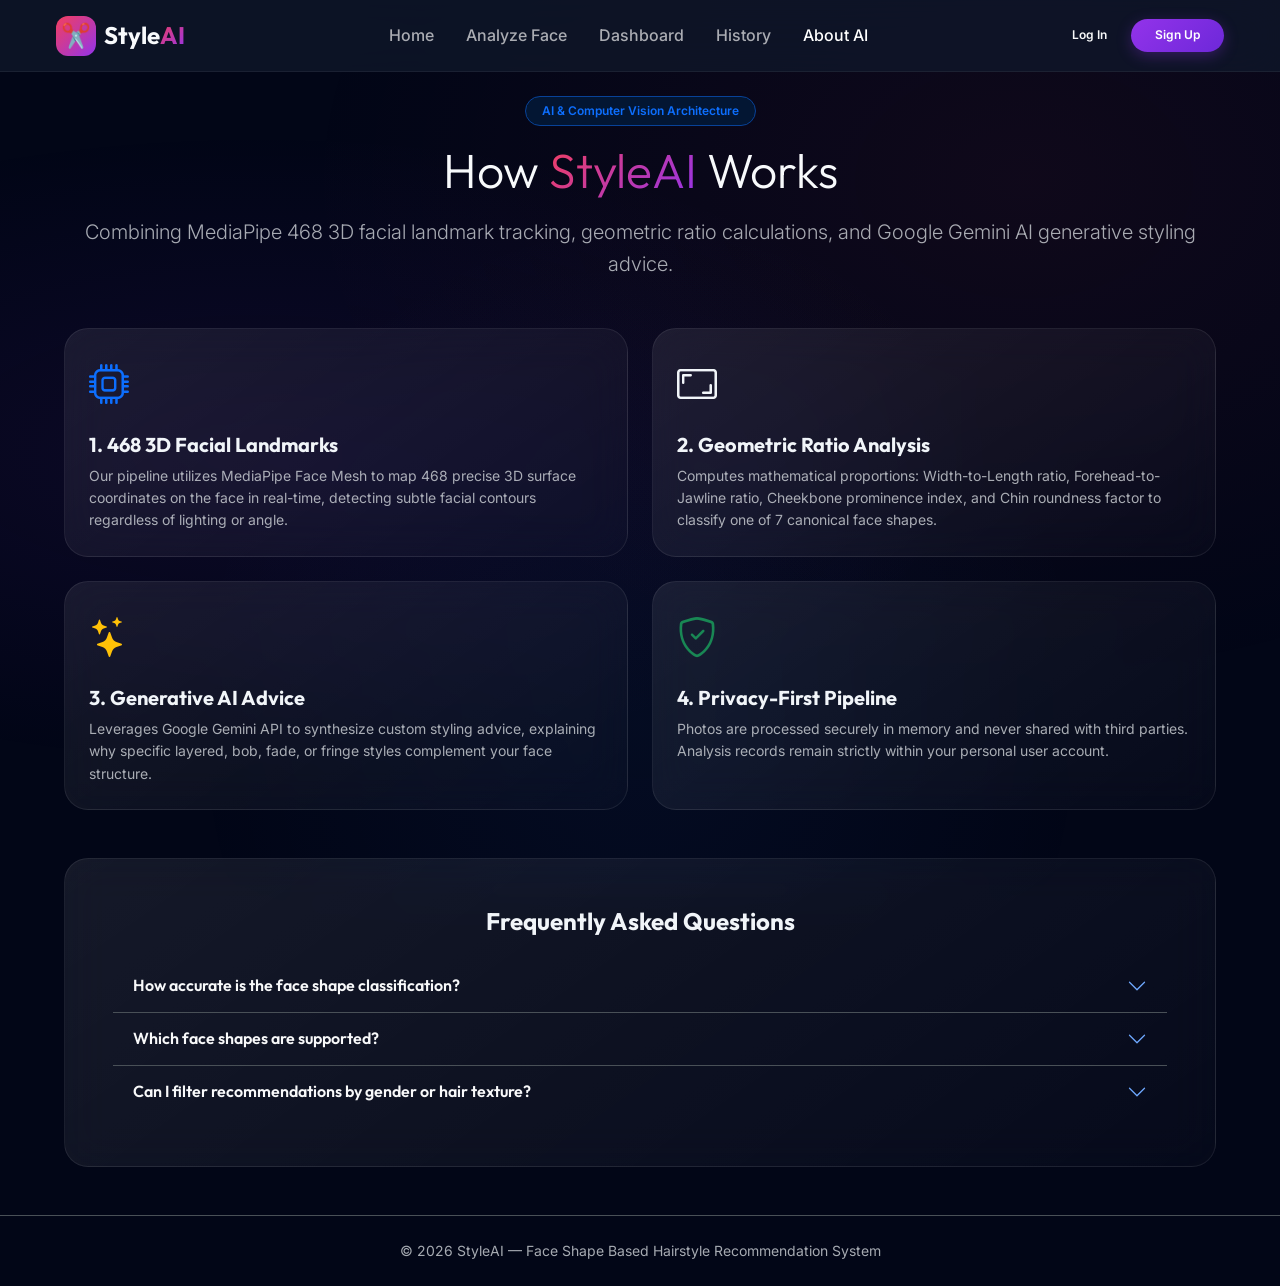
<file: client/pages/about.html>
<!DOCTYPE html>
<html lang="en" data-bs-theme="dark">
<head>
    <meta charset="UTF-8">
    <meta name="viewport" content="width=device-width, initial-scale=1.0">
    <meta name="description" content="About AI Technology — StyleAI Face Shape Hairstyle Recommendation System">
    <title>About AI Technology — StyleAI</title>

    <!-- Bootstrap 5 & Icons -->
    <link rel="stylesheet" href="https://cdn.jsdelivr.net/npm/bootstrap@5.3.3/dist/css/bootstrap.min.css">
    <link rel="stylesheet" href="https://cdn.jsdelivr.net/npm/bootstrap-icons@1.11.3/font/bootstrap-icons.min.css">

    <!-- Custom Styles -->
    <link rel="stylesheet" href="../css/main.css">
    <link rel="stylesheet" href="../css/components.css">
    <link rel="stylesheet" href="../css/responsive.css">
</head>
<body class="d-flex flex-column min-vh-100">

    <!-- Navigation -->
    <nav class="navbar navbar-expand-lg fixed-top glass-navbar" id="navbar">
        <div class="container-fluid px-4">
            <a href="/" class="navbar-brand d-flex align-items-center gap-2">
                <span class="logo-icon fs-4">✂️</span>
                <span class="fw-bold fs-4">Style<span class="text-gradient">AI</span></span>
            </a>

            <button class="navbar-toggler border-0" type="button" data-bs-toggle="collapse" data-bs-target="#navContent">
                <span class="navbar-toggler-icon"></span>
            </button>

            <div class="collapse navbar-collapse" id="navContent">
                <ul class="navbar-nav mx-auto mb-2 mb-lg-0 gap-lg-3 fw-medium">
                    <li class="nav-item"><a href="/" class="nav-link">Home</a></li>
                    <li class="nav-item"><a href="/pages/analyze.html" class="nav-link">Analyze Face</a></li>
                    <li class="nav-item"><a href="/pages/dashboard.html" class="nav-link">Dashboard</a></li>
                    <li class="nav-item"><a href="/pages/history.html" class="nav-link">History</a></li>
                    <li class="nav-item"><a href="/pages/about.html" class="nav-link active">About AI</a></li>
                </ul>

                <div class="d-flex align-items-center gap-2" id="navAuth">
                    <a href="/pages/login.html" class="btn btn-outline-light btn-sm rounded-pill px-3" id="navLoginBtn">Log In</a>
                    <a href="/pages/register.html" class="btn btn-primary btn-sm rounded-pill px-4" id="navRegisterBtn">Sign Up</a>
                    <div class="d-none d-flex align-items-center gap-2" id="navUserMenu">
                        <a href="/pages/profile.html" id="navUserName" class="btn btn-outline-light btn-sm rounded-pill">👤 Account</a>
                        <button class="btn btn-outline-danger btn-sm rounded-pill" onclick="AppAuth.logout()">Logout</button>
                    </div>
                </div>
            </div>
        </div>
    </nav>

    <!-- Main Content -->
    <main class="page-content pt-5">
        <div class="container py-5 max-w-900">
            <!-- Hero Banner -->
            <div class="text-center mb-5 animate-fade-in-up">
                <span class="badge rounded-pill bg-primary-subtle text-primary border border-primary-subtle px-3 py-2 mb-3">AI & Computer Vision Architecture</span>
                <h1 class="display-5 fw-extrabold mb-3">How <span class="text-gradient">StyleAI</span> Works</h1>
                <p class="lead text-muted max-w-600 mx-auto">Combining MediaPipe 468 3D facial landmark tracking, geometric ratio calculations, and Google Gemini AI generative styling advice.</p>
            </div>

            <!-- Tech Grid -->
            <div class="row g-4 mb-5">
                <div class="col-md-6">
                    <div class="glass-card p-4 h-100 border-gradient">
                        <div class="fs-1 text-primary mb-3"><i class="bi bi-cpu"></i></div>
                        <h3 class="h5 fw-bold mb-2">1. 468 3D Facial Landmarks</h3>
                        <p class="text-muted small mb-0">Our pipeline utilizes MediaPipe Face Mesh to map 468 precise 3D surface coordinates on the face in real-time, detecting subtle facial contours regardless of lighting or angle.</p>
                    </div>
                </div>

                <div class="col-md-6">
                    <div class="glass-card p-4 h-100 border-gradient">
                        <div class="fs-1 text-accent mb-3"><i class="bi bi-aspect-ratio"></i></div>
                        <h3 class="h5 fw-bold mb-2">2. Geometric Ratio Analysis</h3>
                        <p class="text-muted small mb-0">Computes mathematical proportions: Width-to-Length ratio, Forehead-to-Jawline ratio, Cheekbone prominence index, and Chin roundness factor to classify one of 7 canonical face shapes.</p>
                    </div>
                </div>

                <div class="col-md-6">
                    <div class="glass-card p-4 h-100 border-gradient">
                        <div class="fs-1 text-warning mb-3"><i class="bi bi-stars"></i></div>
                        <h3 class="h5 fw-bold mb-2">3. Generative AI Advice</h3>
                        <p class="text-muted small mb-0">Leverages Google Gemini API to synthesize custom styling advice, explaining why specific layered, bob, fade, or fringe styles complement your face structure.</p>
                    </div>
                </div>

                <div class="col-md-6">
                    <div class="glass-card p-4 h-100 border-gradient">
                        <div class="fs-1 text-success mb-3"><i class="bi bi-shield-check"></i></div>
                        <h3 class="h5 fw-bold mb-2">4. Privacy-First Pipeline</h3>
                        <p class="text-muted small mb-0">Photos are processed securely in memory and never shared with third parties. Analysis records remain strictly within your personal user account.</p>
                    </div>
                </div>
            </div>

            <!-- FAQ Accordion -->
            <div class="glass-card p-4 p-md-5">
                <h3 class="h4 fw-bold mb-4 text-center">Frequently Asked Questions</h3>

                <div class="accordion accordion-flush" id="faqAccordion">
                    <div class="accordion-item bg-transparent border-white-10 text-light">
                        <h2 class="accordion-header">
                            <button class="accordion-button bg-transparent text-light collapsed fw-semibold" type="button" data-bs-toggle="collapse" data-bs-target="#faq1">
                                How accurate is the face shape classification?
                            </button>
                        </h2>
                        <div id="faq1" class="accordion-collapse collapse" data-bs-parent="#faqAccordion">
                            <div class="accordion-body text-muted small">
                                The system extracts 468 3D coordinates to calculate exact facial ratios with high precision. For best results, use a well-lit front-facing portrait with a neutral facial expression.
                            </div>
                        </div>
                    </div>

                    <div class="accordion-item bg-transparent border-white-10 text-light">
                        <h2 class="accordion-header">
                            <button class="accordion-button bg-transparent text-light collapsed fw-semibold" type="button" data-bs-toggle="collapse" data-bs-target="#faq2">
                                Which face shapes are supported?
                            </button>
                        </h2>
                        <div id="faq2" class="accordion-collapse collapse" data-bs-parent="#faqAccordion">
                            <div class="accordion-body text-muted small">
                                <p class="mb-3">We classify 7 canonical face shapes using precision 3D landmark mesh coordinates:</p>
                                <div class="row g-2 text-center">
                                    <div class="col-4 col-md-3"><div class="p-2 rounded bg-dark border border-white-10"><img src="../assets/images/faceshapes/oval.svg" width="36" height="36" alt="Oval"><div class="fw-bold mt-1 text-light">Oval</div></div></div>
                                    <div class="col-4 col-md-3"><div class="p-2 rounded bg-dark border border-white-10"><img src="../assets/images/faceshapes/round.svg" width="36" height="36" alt="Round"><div class="fw-bold mt-1 text-light">Round</div></div></div>
                                    <div class="col-4 col-md-3"><div class="p-2 rounded bg-dark border border-white-10"><img src="../assets/images/faceshapes/square.svg" width="36" height="36" alt="Square"><div class="fw-bold mt-1 text-light">Square</div></div></div>
                                    <div class="col-4 col-md-3"><div class="p-2 rounded bg-dark border border-white-10"><img src="../assets/images/faceshapes/heart.svg" width="36" height="36" alt="Heart"><div class="fw-bold mt-1 text-light">Heart</div></div></div>
                                    <div class="col-4 col-md-3"><div class="p-2 rounded bg-dark border border-white-10"><img src="../assets/images/faceshapes/oblong.svg" width="36" height="36" alt="Oblong"><div class="fw-bold mt-1 text-light">Oblong</div></div></div>
                                    <div class="col-4 col-md-3"><div class="p-2 rounded bg-dark border border-white-10"><img src="../assets/images/faceshapes/diamond.svg" width="36" height="36" alt="Diamond"><div class="fw-bold mt-1 text-light">Diamond</div></div></div>
                                    <div class="col-4 col-md-3"><div class="p-2 rounded bg-dark border border-white-10"><img src="../assets/images/faceshapes/triangle.svg" width="36" height="36" alt="Triangle"><div class="fw-bold mt-1 text-light">Triangle</div></div></div>
                                </div>
                            </div>
                        </div>
                    </div>

                    <div class="accordion-item bg-transparent border-white-10 text-light">
                        <h2 class="accordion-header">
                            <button class="accordion-button bg-transparent text-light collapsed fw-semibold" type="button" data-bs-toggle="collapse" data-bs-target="#faq3">
                                Can I filter recommendations by gender or hair texture?
                            </button>
                        </h2>
                        <div id="faq3" class="accordion-collapse collapse" data-bs-parent="#faqAccordion">
                            <div class="accordion-body text-muted small">
                                Yes! In your account profile, you can set your hair texture (straight, wavy, curly, coily), length preferences, and gender focus.
                            </div>
                        </div>
                    </div>
                </div>
            </div>
        </div>
    </main>

    <!-- Footer -->
    <footer class="footer border-top border-white-10 py-4 text-center text-muted small mt-auto">
        <div class="container">© 2026 StyleAI — Face Shape Based Hairstyle Recommendation System</div>
    </footer>

    <script src="https://cdn.jsdelivr.net/npm/bootstrap@5.3.3/dist/js/bootstrap.bundle.min.js"></script>
    <script src="../js/api.js"></script>
    <script src="../js/auth.js"></script>
    <script src="../js/faceshapes.js"></script>
    <script src="../js/app.js"></script>
</body>
</html>
</file>
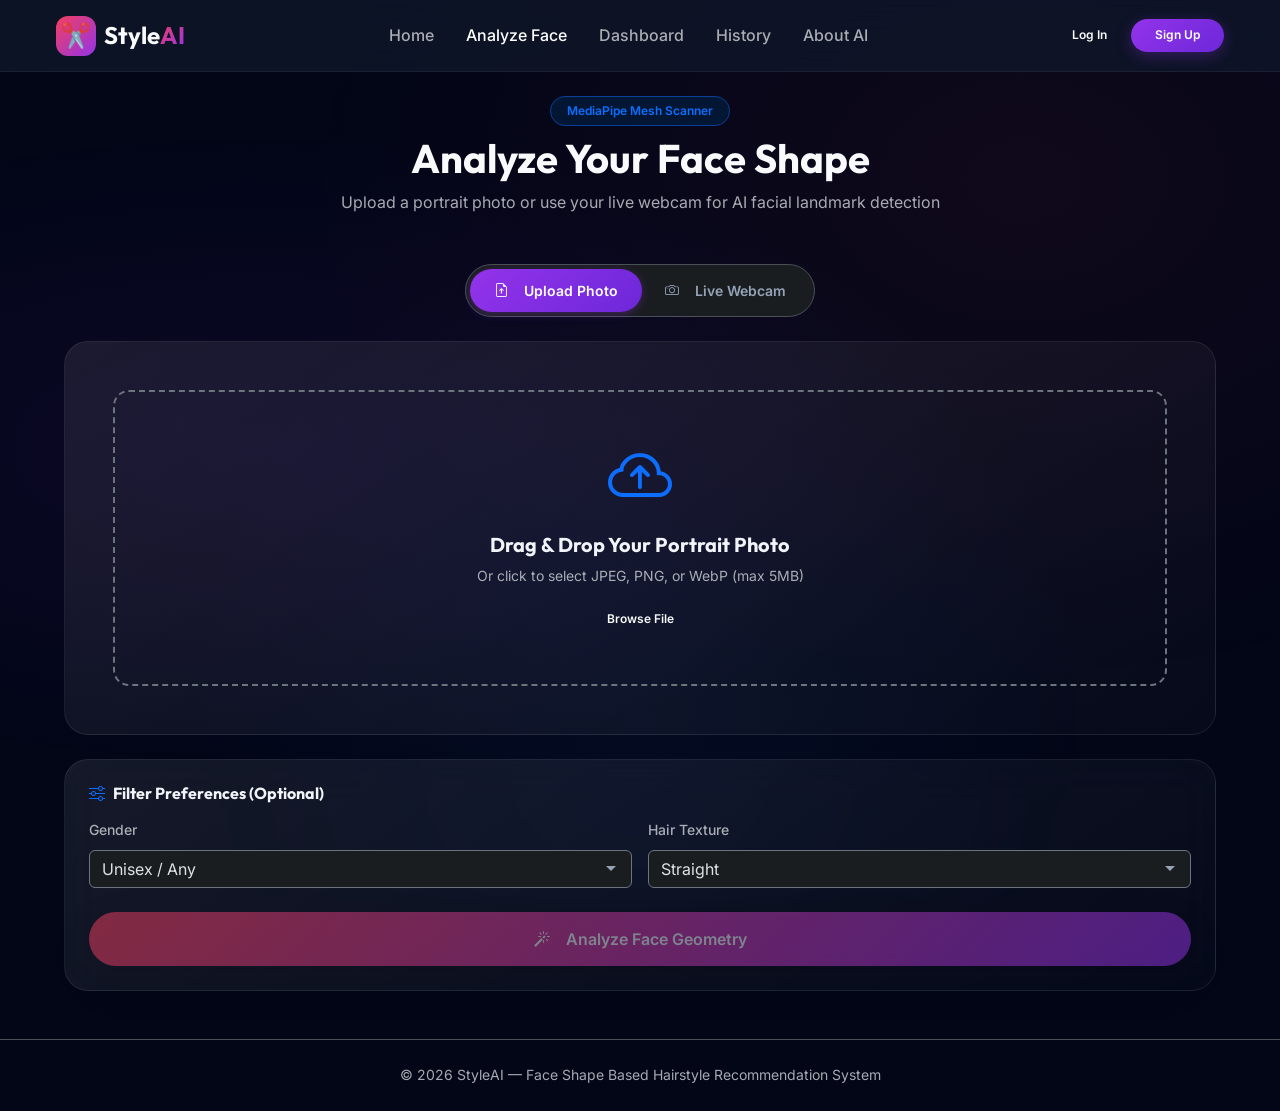
<file: client/pages/analyze.html>
<!DOCTYPE html>
<html lang="en" data-bs-theme="dark">
<head>
    <meta charset="UTF-8">
    <meta name="viewport" content="width=device-width, initial-scale=1.0">
    <meta name="description" content="Upload a photo or use your webcam to analyze your face shape and get personalized hairstyle recommendations.">
    <title>Analyze Your Face — StyleAI</title>

    <!-- Bootstrap 5 & Icons -->
    <link rel="stylesheet" href="https://cdn.jsdelivr.net/npm/bootstrap@5.3.3/dist/css/bootstrap.min.css">
    <link rel="stylesheet" href="https://cdn.jsdelivr.net/npm/bootstrap-icons@1.11.3/font/bootstrap-icons.min.css">

    <!-- Custom Tokens & Component Styles -->
    <link rel="stylesheet" href="../css/main.css">
    <link rel="stylesheet" href="../css/components.css">
    <link rel="stylesheet" href="../css/responsive.css">
</head>
<body class="d-flex flex-column min-vh-100">

    <!-- Navigation -->
    <nav class="navbar navbar-expand-lg fixed-top glass-navbar" id="navbar">
        <div class="container-fluid px-4">
            <a href="/" class="navbar-brand d-flex align-items-center gap-2">
                <span class="logo-icon fs-4">✂️</span>
                <span class="fw-bold fs-4">Style<span class="text-gradient">AI</span></span>
            </a>

            <button class="navbar-toggler border-0" type="button" data-bs-toggle="collapse" data-bs-target="#navContent">
                <span class="navbar-toggler-icon"></span>
            </button>

            <div class="collapse navbar-collapse" id="navContent">
                <ul class="navbar-nav mx-auto mb-2 mb-lg-0 gap-lg-3 fw-medium">
                    <li class="nav-item"><a href="/" class="nav-link">Home</a></li>
                    <li class="nav-item"><a href="/pages/analyze.html" class="nav-link active">Analyze Face</a></li>
                    <li class="nav-item"><a href="/pages/dashboard.html" class="nav-link">Dashboard</a></li>
                    <li class="nav-item"><a href="/pages/history.html" class="nav-link">History</a></li>
                    <li class="nav-item"><a href="/pages/about.html" class="nav-link">About AI</a></li>
                </ul>

                <div class="d-flex align-items-center gap-2" id="navAuth">
                    <a href="/pages/login.html" class="btn btn-outline-light btn-sm rounded-pill px-3" id="navLoginBtn">Log In</a>
                    <a href="/pages/register.html" class="btn btn-primary btn-sm rounded-pill px-4" id="navRegisterBtn">Sign Up</a>
                    <div class="d-none d-flex align-items-center gap-2" id="navUserMenu">
                        <a href="/pages/profile.html" id="navUserName" class="btn btn-outline-light btn-sm rounded-pill">👤 Account</a>
                        <button class="btn btn-outline-danger btn-sm rounded-pill" onclick="AppAuth.logout()">Logout</button>
                    </div>
                </div>
            </div>
        </div>
    </nav>

    <!-- Main Content -->
    <main class="page-content pt-5">
        <div class="container py-5 max-w-800">
            <div class="text-center mb-5 animate-fade-in-up">
                <span class="badge rounded-pill bg-primary-subtle text-primary border border-primary-subtle px-3 py-2 mb-2">MediaPipe Mesh Scanner</span>
                <h1 class="display-6 fw-bold mb-2">Analyze Your Face Shape</h1>
                <p class="text-muted">Upload a portrait photo or use your live webcam for AI facial landmark detection</p>
            </div>

            <!-- Tab Switcher -->
            <div class="d-flex justify-content-center mb-4">
                <div class="btn-group bg-dark-subtle p-1 rounded-pill border border-white-10" id="inputTabs">
                    <button class="btn btn-primary rounded-pill px-4 tab-btn active" data-tab="upload" id="tabUpload">
                        <i class="bi bi-file-earmark-arrow-up me-2"></i>Upload Photo
                    </button>
                    <button class="btn btn-outline-light border-0 rounded-pill px-4 tab-btn" data-tab="webcam" id="tabWebcam">
                        <i class="bi bi-camera me-2"></i>Live Webcam
                    </button>
                </div>
            </div>

            <!-- Upload Tab Panel -->
            <div id="uploadPanel" class="animate-fade-in">
                <div class="glass-card p-4 p-md-5 border-gradient">
                    <div class="upload-zone p-5 text-center rounded-4 border-dashed border-secondary position-relative cursor-pointer" id="uploadZone">
                        <div class="display-3 mb-3 text-primary"><i class="bi bi-cloud-arrow-up"></i></div>
                        <h4 class="h5 fw-bold mb-2">Drag & Drop Your Portrait Photo</h4>
                        <p class="text-muted small mb-3">Or click to select JPEG, PNG, or WebP (max 5MB)</p>
                        <button type="button" class="btn btn-outline-light btn-sm rounded-pill px-4" id="browseFileBtn">Browse File</button>
                        <input type="file" id="fileInput" accept="image/jpeg,image/png,image/webp" class="d-none">
                    </div>

                    <div class="upload-preview d-none mt-4 text-center" id="uploadPreview">
                        <div class="position-relative d-inline-block max-w-400 mx-auto">
                            <img id="previewImage" alt="Preview of uploaded photo" class="img-fluid rounded-4 border border-white-10 shadow-lg max-h-400">
                            <button type="button" class="btn btn-sm btn-danger rounded-circle position-absolute top-0 end-0 m-2 shadow-sm" id="removeUploadBtn" title="Remove image" onclick="Upload.clearFile()">
                                <i class="bi bi-x-lg"></i>
                            </button>
                        </div>
                        <p class="text-muted small mt-2 mb-0" id="uploadFileInfo"></p>
                    </div>
                </div>
            </div>

            <!-- Webcam Tab Panel -->
            <div id="webcamPanel" class="d-none animate-fade-in">
                <div class="glass-card p-4 text-center border-gradient">
                    <div class="webcam-container position-relative rounded-4 overflow-hidden max-w-500 mx-auto">
                        <div class="webcam-viewport position-relative bg-black rounded-4 overflow-hidden mb-3">
                            <video id="webcamFeed" class="webcam-feed img-fluid rounded-4 w-100" autoplay playsinline style="min-height: 280px; object-fit: cover;"></video>
                            <canvas id="webcamCanvas" class="d-none"></canvas>
                            <div class="webcam-status-overlay position-absolute top-0 start-0 m-3 d-none" id="cameraActiveBadge">
                                <span class="badge rounded-pill bg-danger d-flex align-items-center gap-1 shadow-sm px-3 py-2">
                                    <span class="spinner-grow spinner-grow-sm text-light" role="status"></span> Live Camera
                                </span>
                            </div>
                        </div>

                        <div class="webcam-controls mb-3 d-flex justify-content-center align-items-center gap-2">
                            <button type="button" class="btn btn-primary rounded-pill px-4" id="startWebcamBtn" onclick="Webcam.start()">
                                <i class="bi bi-camera-fill me-2"></i>Start Camera
                            </button>
                            <button type="button" class="btn btn-accent rounded-circle p-3 d-none shadow-lg align-items-center justify-content-center" id="captureBtn" onclick="Webcam.capture()" title="Capture photo" style="width: 56px; height: 56px;">
                                <i class="bi bi-camera-fill fs-5"></i>
                            </button>
                            <button type="button" class="btn btn-outline-danger rounded-pill px-3 d-none" id="stopWebcamBtn" onclick="Webcam.stop()">
                                <i class="bi bi-stop-circle me-1"></i>Stop Camera
                            </button>
                        </div>

                        <div class="upload-preview d-none mt-3" id="capturePreview">
                            <div class="position-relative d-inline-block max-w-400 mx-auto">
                                <img id="capturedImage" alt="Captured webcam photo" class="img-fluid rounded-4 border border-white-10 shadow-lg max-h-400">
                                <button type="button" class="btn btn-sm btn-outline-light rounded-pill position-absolute top-0 end-0 m-2 bg-dark-subtle shadow-sm" id="retakeWebcamBtn" onclick="Webcam.retake()" title="Retake photo">
                                    <i class="bi bi-arrow-counterclockwise me-1"></i>Retake
                                </button>
                            </div>
                            <p class="text-success small mt-2 mb-0 fw-medium"><i class="bi bi-check-circle-fill me-1"></i>Photo captured successfully!</p>
                        </div>
                    </div>
                </div>
            </div>

            <!-- Optional Styling Preferences -->
            <div class="glass-card p-4 mt-4 max-w-500 mx-auto border-white-10" id="preferencesPanel">
                <h3 class="h6 fw-bold mb-3"><i class="bi bi-sliders me-2 text-primary"></i>Filter Preferences (Optional)</h3>

                <div class="row g-3 mb-4">
                    <div class="col-6">
                        <label class="form-label small text-muted" for="genderSelect">Gender</label>
                        <select class="form-select border-secondary bg-dark-subtle" id="genderSelect">
                            <option value="unisex">Unisex / Any</option>
                            <option value="female">Female</option>
                            <option value="male">Male</option>
                        </select>
                    </div>

                    <div class="col-6">
                        <label class="form-label small text-muted" for="hairTypeSelect">Hair Texture</label>
                        <select class="form-select border-secondary bg-dark-subtle" id="hairTypeSelect">
                            <option value="straight">Straight</option>
                            <option value="wavy">Wavy</option>
                            <option value="curly">Curly</option>
                            <option value="coily">Coily</option>
                        </select>
                    </div>
                </div>

                <button class="btn btn-accent btn-lg w-100 rounded-pill py-3 shadow-lg" id="analyzeBtn" onclick="Upload.analyze()" disabled>
                    <i class="bi bi-magic me-2"></i>Analyze Face Geometry
                </button>
            </div>
        </div>
    </main>

    <!-- Footer -->
    <footer class="footer border-top border-white-10 py-4 text-center text-muted small mt-auto">
        <div class="container">© 2026 StyleAI — Face Shape Based Hairstyle Recommendation System</div>
    </footer>

    <!-- Toast & Overlay -->
    <div class="toast-container position-fixed bottom-0 end-0 p-3" id="toastContainer" style="z-index: 1080;"></div>
    <div class="loading-overlay" id="loadingOverlay">
        <div class="spinner-border text-primary" role="status"></div>
        <p class="loading-text mt-3 fw-medium" id="loadingText">Extracting 468 3D facial mesh points...</p>
    </div>

    <script src="https://cdn.jsdelivr.net/npm/bootstrap@5.3.3/dist/js/bootstrap.bundle.min.js"></script>
    <script src="../js/api.js"></script>
    <script src="../js/auth.js"></script>
    <script src="../js/upload.js"></script>
    <script src="../js/webcam.js"></script>
    <script src="../js/app.js"></script>
</body>
</html>
</file>
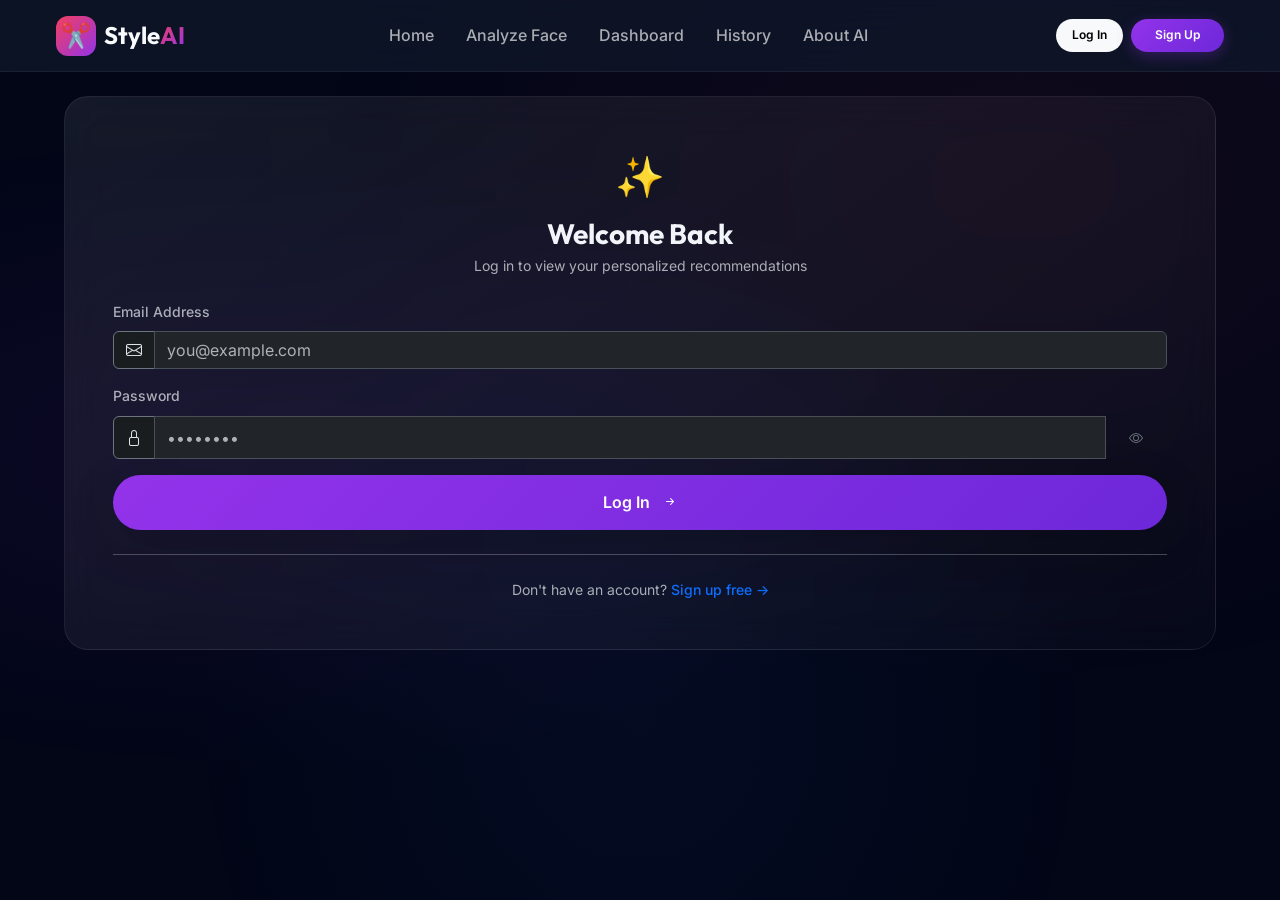
<file: client/pages/login.html>
<!DOCTYPE html>
<html lang="en" data-bs-theme="dark">
<head>
    <meta charset="UTF-8">
    <meta name="viewport" content="width=device-width, initial-scale=1.0">
    <meta name="description" content="Log in to your StyleAI account to access personalized hairstyle recommendations.">
    <title>Log In — StyleAI</title>
    
    <!-- Bootstrap 5 & Icons -->
    <link rel="stylesheet" href="https://cdn.jsdelivr.net/npm/bootstrap@5.3.3/dist/css/bootstrap.min.css">
    <link rel="stylesheet" href="https://cdn.jsdelivr.net/npm/bootstrap-icons@1.11.3/font/bootstrap-icons.min.css">

    <!-- Custom Tokens & Component Styles -->
    <link rel="stylesheet" href="../css/main.css">
    <link rel="stylesheet" href="../css/components.css">
    <link rel="stylesheet" href="../css/responsive.css">
</head>
<body class="d-flex flex-column min-vh-100">
    
    <!-- Navigation -->
    <nav class="navbar navbar-expand-lg fixed-top glass-navbar" id="navbar">
        <div class="container-fluid px-4">
            <a href="/" class="navbar-brand d-flex align-items-center gap-2">
                <span class="logo-icon fs-4">✂️</span>
                <span class="fw-bold fs-4">Style<span class="text-gradient">AI</span></span>
            </a>

            <button class="navbar-toggler border-0" type="button" data-bs-toggle="collapse" data-bs-target="#navContent">
                <span class="navbar-toggler-icon"></span>
            </button>

            <div class="collapse navbar-collapse" id="navContent">
                <ul class="navbar-nav mx-auto mb-2 mb-lg-0 gap-lg-3 fw-medium">
                    <li class="nav-item"><a href="/" class="nav-link">Home</a></li>
                    <li class="nav-item"><a href="/pages/analyze.html" class="nav-link">Analyze Face</a></li>
                    <li class="nav-item"><a href="/pages/dashboard.html" class="nav-link">Dashboard</a></li>
                    <li class="nav-item"><a href="/pages/history.html" class="nav-link">History</a></li>
                    <li class="nav-item"><a href="/pages/about.html" class="nav-link">About AI</a></li>
                </ul>

                <div class="d-flex align-items-center gap-2" id="navAuth">
                    <a href="/pages/login.html" class="btn btn-outline-light btn-sm rounded-pill px-3 active" id="navLoginBtn">Log In</a>
                    <a href="/pages/register.html" class="btn btn-primary btn-sm rounded-pill px-4" id="navRegisterBtn">Sign Up</a>
                    <div class="d-none d-flex align-items-center gap-2" id="navUserMenu">
                        <a href="/pages/profile.html" id="navUserName" class="btn btn-outline-light btn-sm rounded-pill">👤 Account</a>
                        <button class="btn btn-outline-danger btn-sm rounded-pill" onclick="AppAuth.logout()">Logout</button>
                    </div>
                </div>
            </div>
        </div>
    </nav>

    <!-- Main Content -->
    <main class="page-content my-auto py-5">
        <div class="container max-w-450 mt-5">
            <div class="glass-card p-4 p-md-5 border-gradient shadow-2xl animate-fade-in-up">
                <div class="text-center mb-4">
                    <div class="fs-1 mb-2">✨</div>
                    <h2 class="h3 fw-bold mb-1">Welcome Back</h2>
                    <p class="text-muted small">Log in to view your personalized recommendations</p>
                </div>

                <form id="loginForm" onsubmit="AppAuth.login(event)" class="needs-validation">
                    <div class="mb-3">
                        <label class="form-label small text-muted" for="loginEmail">Email Address</label>
                        <div class="input-group">
                            <span class="input-group-text bg-dark-subtle border-secondary"><i class="bi bi-envelope"></i></span>
                            <input class="form-control" type="email" id="loginEmail" placeholder="you@example.com" required autocomplete="email">
                        </div>
                    </div>

                    <div class="mb-3">
                        <label class="form-label small text-muted" for="loginPassword">Password</label>
                        <div class="input-group">
                            <span class="input-group-text bg-dark-subtle border-secondary"><i class="bi bi-lock"></i></span>
                            <input class="form-control" type="password" id="loginPassword" placeholder="••••••••" required autocomplete="current-password">
                            <button type="button" class="btn btn-outline-secondary" onclick="togglePasswordVisibility('loginPassword', this)">
                                <i class="bi bi-eye"></i>
                            </button>
                        </div>
                    </div>

                    <div id="loginError" class="alert alert-danger d-none py-2 small mb-3"></div>

                    <button type="submit" class="btn btn-primary btn-lg w-100 rounded-pill py-3 shadow-lg" id="loginSubmitBtn">
                        Log In <i class="bi bi-arrow-right-short ms-1"></i>
                    </button>
                </form>

                <hr class="my-4 border-white-10">

                <div class="text-center small text-muted">
                    Don't have an account? <a href="/pages/register.html" class="text-primary fw-medium text-decoration-none">Sign up free →</a>
                </div>
            </div>
        </div>
    </main>

    <!-- Toast Container -->
    <div class="toast-container position-fixed bottom-0 end-0 p-3" id="toastContainer" style="z-index: 1080;"></div>

    <script src="https://cdn.jsdelivr.net/npm/bootstrap@5.3.3/dist/js/bootstrap.bundle.min.js"></script>
    <script src="../js/api.js"></script>
    <script src="../js/auth.js"></script>
    <script src="../js/app.js"></script>
    <script>
        function togglePasswordVisibility(inputId, btn) {
            const input = document.getElementById(inputId);
            const icon = btn.querySelector('i');
            if (input.type === 'password') {
                input.type = 'text';
                icon.className = 'bi bi-eye-slash';
            } else {
                input.type = 'password';
                icon.className = 'bi bi-eye';
            }
        }
    </script>
</body>
</html>
</file>
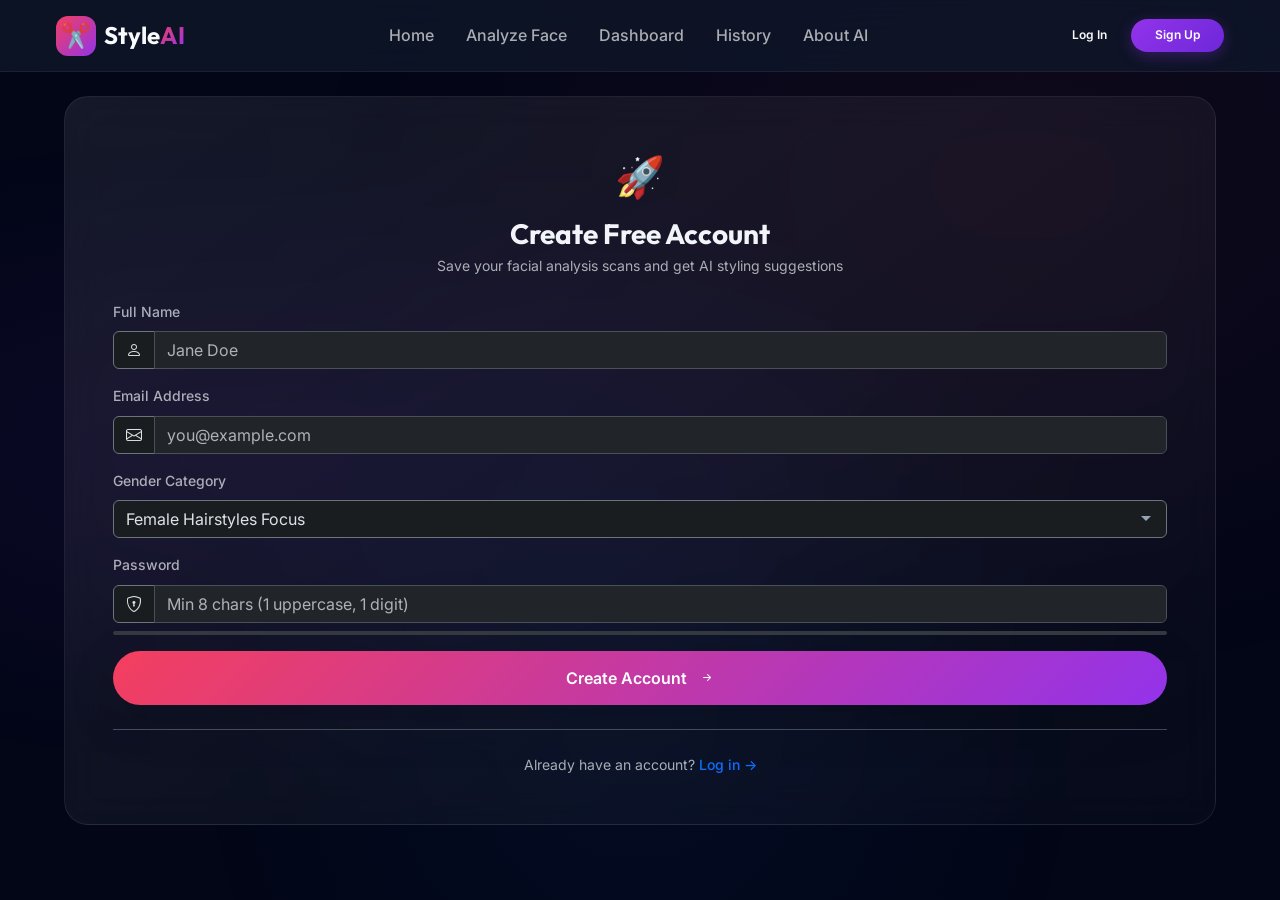
<file: client/pages/register.html>
<!DOCTYPE html>
<html lang="en" data-bs-theme="dark">
<head>
    <meta charset="UTF-8">
    <meta name="viewport" content="width=device-width, initial-scale=1.0">
    <meta name="description" content="Create a free StyleAI account to get personalized hairstyle recommendations based on your face shape.">
    <title>Sign Up — StyleAI</title>

    <!-- Bootstrap 5 & Icons -->
    <link rel="stylesheet" href="https://cdn.jsdelivr.net/npm/bootstrap@5.3.3/dist/css/bootstrap.min.css">
    <link rel="stylesheet" href="https://cdn.jsdelivr.net/npm/bootstrap-icons@1.11.3/font/bootstrap-icons.min.css">

    <!-- Custom Tokens & Component Styles -->
    <link rel="stylesheet" href="../css/main.css">
    <link rel="stylesheet" href="../css/components.css">
    <link rel="stylesheet" href="../css/responsive.css">
</head>
<body class="d-flex flex-column min-vh-100">

    <!-- Navigation -->
    <nav class="navbar navbar-expand-lg fixed-top glass-navbar" id="navbar">
        <div class="container-fluid px-4">
            <a href="/" class="navbar-brand d-flex align-items-center gap-2">
                <span class="logo-icon fs-4">✂️</span>
                <span class="fw-bold fs-4">Style<span class="text-gradient">AI</span></span>
            </a>

            <button class="navbar-toggler border-0" type="button" data-bs-toggle="collapse" data-bs-target="#navContent">
                <span class="navbar-toggler-icon"></span>
            </button>

            <div class="collapse navbar-collapse" id="navContent">
                <ul class="navbar-nav mx-auto mb-2 mb-lg-0 gap-lg-3 fw-medium">
                    <li class="nav-item"><a href="/" class="nav-link">Home</a></li>
                    <li class="nav-item"><a href="/pages/analyze.html" class="nav-link">Analyze Face</a></li>
                    <li class="nav-item"><a href="/pages/dashboard.html" class="nav-link">Dashboard</a></li>
                    <li class="nav-item"><a href="/pages/history.html" class="nav-link">History</a></li>
                    <li class="nav-item"><a href="/pages/about.html" class="nav-link">About AI</a></li>
                </ul>

                <div class="d-flex align-items-center gap-2" id="navAuth">
                    <a href="/pages/login.html" class="btn btn-outline-light btn-sm rounded-pill px-3" id="navLoginBtn">Log In</a>
                    <a href="/pages/register.html" class="btn btn-primary btn-sm rounded-pill px-4 active" id="navRegisterBtn">Sign Up</a>
                    <div class="d-none d-flex align-items-center gap-2" id="navUserMenu">
                        <a href="/pages/profile.html" id="navUserName" class="btn btn-outline-light btn-sm rounded-pill">👤 Account</a>
                        <button class="btn btn-outline-danger btn-sm rounded-pill" onclick="AppAuth.logout()">Logout</button>
                    </div>
                </div>
            </div>
        </div>
    </nav>

    <!-- Main Content -->
    <main class="page-content my-auto py-5">
        <div class="container max-w-500 mt-5">
            <div class="glass-card p-4 p-md-5 border-gradient shadow-2xl animate-fade-in-up">
                <div class="text-center mb-4">
                    <div class="fs-1 mb-2">🚀</div>
                    <h2 class="h3 fw-bold mb-1">Create Free Account</h2>
                    <p class="text-muted small">Save your facial analysis scans and get AI styling suggestions</p>
                </div>

                <form id="registerForm" onsubmit="AppAuth.register(event)" class="needs-validation">
                    <div class="mb-3">
                        <label class="form-label small text-muted" for="regName">Full Name</label>
                        <div class="input-group">
                            <span class="input-group-text bg-dark-subtle border-secondary"><i class="bi bi-person"></i></span>
                            <input class="form-control" type="text" id="regName" placeholder="Jane Doe" required minlength="2" autocomplete="name">
                        </div>
                    </div>

                    <div class="mb-3">
                        <label class="form-label small text-muted" for="regEmail">Email Address</label>
                        <div class="input-group">
                            <span class="input-group-text bg-dark-subtle border-secondary"><i class="bi bi-envelope"></i></span>
                            <input class="form-control" type="email" id="regEmail" placeholder="you@example.com" required autocomplete="email">
                        </div>
                    </div>

                    <div class="mb-3">
                        <label class="form-label small text-muted" for="regGender">Gender Category</label>
                        <select class="form-select border-secondary bg-dark-subtle" id="regGender">
                            <option value="female">Female Hairstyles Focus</option>
                            <option value="male">Male Hairstyles Focus</option>
                            <option value="other">Unisex & All Hairstyles</option>
                        </select>
                    </div>

                    <div class="mb-3">
                        <label class="form-label small text-muted" for="regPassword">Password</label>
                        <div class="input-group">
                            <span class="input-group-text bg-dark-subtle border-secondary"><i class="bi bi-shield-lock"></i></span>
                            <input class="form-control" type="password" id="regPassword" placeholder="Min 8 chars (1 uppercase, 1 digit)" required minlength="8" autocomplete="new-password" oninput="checkStrength(this.value)">
                        </div>
                        <div class="progress mt-2" style="height: 4px;">
                            <div id="passwordStrengthBar" class="progress-bar bg-danger" role="progressbar" style="width: 0%"></div>
                        </div>
                    </div>

                    <div id="registerError" class="alert alert-danger d-none py-2 small mb-3"></div>

                    <button type="submit" class="btn btn-accent btn-lg w-100 rounded-pill py-3 shadow-lg" id="regSubmitBtn">
                        Create Account <i class="bi bi-arrow-right-short ms-1"></i>
                    </button>
                </form>

                <hr class="my-4 border-white-10">

                <div class="text-center small text-muted">
                    Already have an account? <a href="/pages/login.html" class="text-primary fw-medium text-decoration-none">Log in →</a>
                </div>
            </div>
        </div>
    </main>

    <!-- Toast Container -->
    <div class="toast-container position-fixed bottom-0 end-0 p-3" id="toastContainer" style="z-index: 1080;"></div>

    <script src="https://cdn.jsdelivr.net/npm/bootstrap@5.3.3/dist/js/bootstrap.bundle.min.js"></script>
    <script src="../js/api.js"></script>
    <script src="../js/auth.js"></script>
    <script src="../js/app.js"></script>
    <script>
        function checkStrength(val) {
            const bar = document.getElementById('passwordStrengthBar');
            let score = 0;
            if (val.length >= 8) score += 35;
            if (/[A-Z]/.test(val)) score += 35;
            if (/[0-9]/.test(val)) score += 30;

            bar.style.width = score + '%';
            if (score < 50) {
                bar.className = 'progress-bar bg-danger';
            } else if (score < 80) {
                bar.className = 'progress-bar bg-warning';
            } else {
                bar.className = 'progress-bar bg-success';
            }
        }
    </script>
</body>
</html>
</file>
<file: client/css/main.css>
/* ═══════════════════════════════════════════════════════════════════
   MAIN.CSS — Global Styles & Design System
   Face Shape Based Hairstyle Recommendation System
   ═══════════════════════════════════════════════════════════════════ */

/* ── Google Fonts ─────────────────────────────────────────────── */
@import url('https://fonts.googleapis.com/css2?family=Inter:wght@300;400;500;600;700;800&family=Outfit:wght@400;500;600;700;800&display=swap');

/* ── CSS Custom Properties (Design Tokens) ────────────────────── */
:root {
    /* Primary palette — vibrant purple/violet gradient */
    --primary-50:  #f3e8ff;
    --primary-100: #e9d5ff;
    --primary-200: #d8b4fe;
    --primary-300: #c084fc;
    --primary-400: #a855f7;
    --primary-500: #9333ea;
    --primary-600: #7c3aed;
    --primary-700: #6d28d9;
    --primary-800: #5b21b6;
    --primary-900: #4c1d95;

    /* Accent — warm coral/rose */
    --accent-400: #fb7185;
    --accent-500: #f43f5e;
    --accent-600: #e11d48;

    /* Neutrals — slate tones */
    --neutral-50:  #f8fafc;
    --neutral-100: #f1f5f9;
    --neutral-200: #e2e8f0;
    --neutral-300: #cbd5e1;
    --neutral-400: #94a3b8;
    --neutral-500: #64748b;
    --neutral-600: #475569;
    --neutral-700: #334155;
    --neutral-800: #1e293b;
    --neutral-900: #0f172a;
    --neutral-950: #020617;

    /* Semantic colors */
    --success: #10b981;
    --warning: #f59e0b;
    --error:   #ef4444;
    --info:    #3b82f6;

    /* Gradients */
    --gradient-primary: linear-gradient(135deg, var(--primary-500), var(--primary-700));
    --gradient-accent:  linear-gradient(135deg, var(--accent-500), var(--primary-500));
    --gradient-hero:    linear-gradient(135deg, #0f0c29, #302b63, #24243e);
    --gradient-glass:   linear-gradient(135deg, rgba(255,255,255,0.1), rgba(255,255,255,0.05));
    --gradient-card:    linear-gradient(145deg, rgba(255,255,255,0.08), rgba(255,255,255,0.02));

    /* Typography */
    --font-display: 'Outfit', sans-serif;
    --font-body:    'Inter', sans-serif;

    --text-xs:   0.75rem;
    --text-sm:   0.875rem;
    --text-base: 1rem;
    --text-lg:   1.125rem;
    --text-xl:   1.25rem;
    --text-2xl:  1.5rem;
    --text-3xl:  1.875rem;
    --text-4xl:  2.25rem;
    --text-5xl:  3rem;
    --text-6xl:  3.75rem;

    /* Spacing */
    --space-1:  0.25rem;
    --space-2:  0.5rem;
    --space-3:  0.75rem;
    --space-4:  1rem;
    --space-5:  1.25rem;
    --space-6:  1.5rem;
    --space-8:  2rem;
    --space-10: 2.5rem;
    --space-12: 3rem;
    --space-16: 4rem;
    --space-20: 5rem;

    /* Border Radius */
    --radius-sm:   0.375rem;
    --radius-md:   0.5rem;
    --radius-lg:   0.75rem;
    --radius-xl:   1rem;
    --radius-2xl:  1.5rem;
    --radius-full: 9999px;

    /* Shadows */
    --shadow-sm:   0 1px 2px rgba(0,0,0,0.05);
    --shadow-md:   0 4px 6px -1px rgba(0,0,0,0.1), 0 2px 4px -2px rgba(0,0,0,0.1);
    --shadow-lg:   0 10px 15px -3px rgba(0,0,0,0.1), 0 4px 6px -4px rgba(0,0,0,0.1);
    --shadow-xl:   0 20px 25px -5px rgba(0,0,0,0.1), 0 8px 10px -6px rgba(0,0,0,0.1);
    --shadow-glow: 0 0 30px rgba(147, 51, 234, 0.3);

    /* Transitions */
    --transition-fast:   150ms cubic-bezier(0.4, 0, 0.2, 1);
    --transition-base:   250ms cubic-bezier(0.4, 0, 0.2, 1);
    --transition-slow:   400ms cubic-bezier(0.4, 0, 0.2, 1);
    --transition-spring: 500ms cubic-bezier(0.34, 1.56, 0.64, 1);

    /* Z-index scale */
    --z-dropdown: 100;
    --z-modal:    200;
    --z-toast:    300;
    --z-tooltip:  400;

    /* Layout */
    --max-width: 1200px;
    --nav-height: 72px;
}

/* ── Reset & Base ─────────────────────────────────────────────── */
*, *::before, *::after {
    margin: 0;
    padding: 0;
    box-sizing: border-box;
}

html {
    scroll-behavior: smooth;
    -webkit-font-smoothing: antialiased;
    -moz-osx-font-smoothing: grayscale;
}

body {
    font-family: var(--font-body);
    font-size: var(--text-base);
    line-height: 1.6;
    color: var(--neutral-100);
    background: var(--neutral-950);
    min-height: 100vh;
    overflow-x: hidden;
}

/* Animated gradient background */
body::before {
    content: '';
    position: fixed;
    top: 0;
    left: 0;
    width: 100%;
    height: 100%;
    background:
        radial-gradient(ellipse at 20% 50%, rgba(147, 51, 234, 0.08) 0%, transparent 50%),
        radial-gradient(ellipse at 80% 20%, rgba(244, 63, 94, 0.06) 0%, transparent 50%),
        radial-gradient(ellipse at 50% 80%, rgba(59, 130, 246, 0.05) 0%, transparent 50%);
    pointer-events: none;
    z-index: -1;
}

a {
    color: var(--primary-400);
    text-decoration: none;
    transition: color var(--transition-fast);
}

a:hover {
    color: var(--primary-300);
}

img {
    max-width: 100%;
    display: block;
}

h1, h2, h3, h4, h5, h6 {
    font-family: var(--font-display);
    font-weight: 700;
    line-height: 1.2;
    color: var(--neutral-50);
}

/* ── Navigation ───────────────────────────────────────────────── */
.navbar {
    position: fixed;
    top: 0;
    left: 0;
    width: 100%;
    height: var(--nav-height);
    display: flex;
    align-items: center;
    justify-content: space-between;
    padding: 0 var(--space-8);
    background: rgba(15, 23, 42, 0.8);
    backdrop-filter: blur(20px);
    -webkit-backdrop-filter: blur(20px);
    border-bottom: 1px solid rgba(255,255,255,0.06);
    z-index: var(--z-dropdown);
    transition: background var(--transition-base);
}

.navbar-brand {
    display: flex;
    align-items: center;
    gap: var(--space-3);
    font-family: var(--font-display);
    font-size: var(--text-xl);
    font-weight: 800;
    color: var(--neutral-50);
}

.navbar-brand .logo-icon {
    width: 40px;
    height: 40px;
    background: var(--gradient-accent);
    border-radius: var(--radius-lg);
    display: flex;
    align-items: center;
    justify-content: center;
    font-size: var(--text-lg);
}

.navbar-links {
    display: flex;
    align-items: center;
    gap: var(--space-6);
    list-style: none;
}

.navbar-links a {
    color: var(--neutral-400);
    font-weight: 500;
    font-size: var(--text-sm);
    padding: var(--space-2) var(--space-4);
    border-radius: var(--radius-md);
    transition: all var(--transition-fast);
}

.navbar-links a:hover,
.navbar-links a.active {
    color: var(--neutral-50);
    background: rgba(255,255,255,0.05);
}

.navbar-auth {
    display: flex;
    gap: var(--space-3);
    align-items: center;
}

/* ── Buttons ──────────────────────────────────────────────────── */
.btn {
    display: inline-flex;
    align-items: center;
    justify-content: center;
    gap: var(--space-2);
    padding: var(--space-3) var(--space-6);
    font-family: var(--font-body);
    font-size: var(--text-sm);
    font-weight: 600;
    border: none;
    border-radius: var(--radius-lg);
    cursor: pointer;
    transition: all var(--transition-base);
    text-decoration: none;
    line-height: 1.4;
    white-space: nowrap;
}

.btn:active {
    transform: scale(0.97);
}

.btn-primary {
    background: var(--gradient-primary);
    color: white;
    box-shadow: 0 4px 15px rgba(147, 51, 234, 0.3);
}

.btn-primary:hover {
    box-shadow: 0 6px 20px rgba(147, 51, 234, 0.5);
    transform: translateY(-1px);
    color: white;
}

.btn-secondary {
    background: rgba(255,255,255,0.06);
    color: var(--neutral-200);
    border: 1px solid rgba(255,255,255,0.1);
}

.btn-secondary:hover {
    background: rgba(255,255,255,0.1);
    border-color: rgba(255,255,255,0.2);
    color: white;
}

.btn-accent {
    background: var(--gradient-accent);
    color: white;
    box-shadow: 0 4px 15px rgba(244, 63, 94, 0.3);
}

.btn-accent:hover {
    box-shadow: 0 6px 20px rgba(244, 63, 94, 0.5);
    transform: translateY(-1px);
    color: white;
}

.btn-ghost {
    background: transparent;
    color: var(--neutral-300);
    padding: var(--space-2) var(--space-4);
}

.btn-ghost:hover {
    color: var(--neutral-50);
    background: rgba(255,255,255,0.05);
}

.btn-lg {
    padding: var(--space-4) var(--space-8);
    font-size: var(--text-base);
    border-radius: var(--radius-xl);
}

.btn-sm {
    padding: var(--space-2) var(--space-4);
    font-size: var(--text-xs);
}

.btn:disabled {
    opacity: 0.5;
    cursor: not-allowed;
    transform: none !important;
}

/* ── Glass Card ───────────────────────────────────────────────── */
.glass-card {
    background: var(--gradient-card);
    backdrop-filter: blur(20px);
    -webkit-backdrop-filter: blur(20px);
    border: 1px solid rgba(255,255,255,0.08);
    border-radius: var(--radius-2xl);
    padding: var(--space-8);
    transition: all var(--transition-base);
}

.glass-card:hover {
    border-color: rgba(255,255,255,0.15);
    box-shadow: var(--shadow-lg);
}

/* ── Container ────────────────────────────────────────────────── */
.container {
    max-width: var(--max-width);
    margin: 0 auto;
    padding: 0 var(--space-6);
}

.page-content {
    padding-top: calc(var(--nav-height) + var(--space-8));
    min-height: 100vh;
}

/* ── Section ──────────────────────────────────────────────────── */
.section {
    padding: var(--space-20) 0;
}

.section-title {
    font-size: var(--text-3xl);
    margin-bottom: var(--space-2);
}

.section-subtitle {
    font-size: var(--text-lg);
    color: var(--neutral-400);
    margin-bottom: var(--space-10);
}

/* ── Forms ─────────────────────────────────────────────────────── */
.form-group {
    margin-bottom: var(--space-5);
}

.form-label {
    display: block;
    font-size: var(--text-sm);
    font-weight: 500;
    color: var(--neutral-300);
    margin-bottom: var(--space-2);
}

.form-input {
    width: 100%;
    padding: var(--space-3) var(--space-4);
    font-family: var(--font-body);
    font-size: var(--text-sm);
    color: var(--neutral-100);
    background: rgba(255,255,255,0.05);
    border: 1px solid rgba(255,255,255,0.1);
    border-radius: var(--radius-lg);
    outline: none;
    transition: all var(--transition-fast);
}

.form-input:focus {
    border-color: var(--primary-500);
    box-shadow: 0 0 0 3px rgba(147, 51, 234, 0.15);
    background: rgba(255,255,255,0.08);
}

.form-input::placeholder {
    color: var(--neutral-500);
}

.form-select {
    appearance: none;
    background-image: url("data:image/svg+xml,%3Csvg xmlns='http://www.w3.org/2000/svg' width='12' height='12' viewBox='0 0 12 12'%3E%3Cpath fill='%2394a3b8' d='M6 8L1 3h10z'/%3E%3C/svg%3E");
    background-repeat: no-repeat;
    background-position: right 12px center;
    padding-right: var(--space-10);
}

.form-error {
    font-size: var(--text-xs);
    color: var(--error);
    margin-top: var(--space-1);
}

/* ── Badges ────────────────────────────────────────────────────── */
.badge {
    display: inline-flex;
    align-items: center;
    padding: var(--space-1) var(--space-3);
    font-size: var(--text-xs);
    font-weight: 600;
    border-radius: var(--radius-full);
    background: rgba(147, 51, 234, 0.15);
    color: var(--primary-300);
    border: 1px solid rgba(147, 51, 234, 0.2);
}

.badge-success {
    background: rgba(16, 185, 129, 0.15);
    color: var(--success);
    border-color: rgba(16, 185, 129, 0.2);
}

.badge-warning {
    background: rgba(245, 158, 11, 0.15);
    color: var(--warning);
    border-color: rgba(245, 158, 11, 0.2);
}

/* ── Loading Spinner ──────────────────────────────────────────── */
.spinner {
    width: 40px;
    height: 40px;
    border: 3px solid rgba(255,255,255,0.1);
    border-top-color: var(--primary-500);
    border-radius: 50%;
    animation: spin 0.8s linear infinite;
}

@keyframes spin {
    to { transform: rotate(360deg); }
}

.loading-overlay {
    position: fixed;
    inset: 0;
    background: rgba(2, 6, 23, 0.85);
    display: flex;
    flex-direction: column;
    align-items: center;
    justify-content: center;
    gap: var(--space-4);
    z-index: var(--z-modal);
    opacity: 0;
    pointer-events: none;
    transition: opacity var(--transition-base);
}

.loading-overlay.active {
    opacity: 1;
    pointer-events: all;
}

.loading-text {
    font-size: var(--text-lg);
    color: var(--neutral-300);
    animation: pulse 2s ease-in-out infinite;
}

@keyframes pulse {
    0%, 100% { opacity: 1; }
    50% { opacity: 0.5; }
}

/* ── Toast / Notification ─────────────────────────────────────── */
.toast-container {
    position: fixed;
    top: calc(var(--nav-height) + var(--space-4));
    right: var(--space-4);
    z-index: var(--z-toast);
    display: flex;
    flex-direction: column;
    gap: var(--space-3);
}

.toast {
    padding: var(--space-4) var(--space-6);
    border-radius: var(--radius-lg);
    background: var(--neutral-800);
    border: 1px solid rgba(255,255,255,0.1);
    color: var(--neutral-100);
    font-size: var(--text-sm);
    box-shadow: var(--shadow-xl);
    animation: slideIn 0.3s var(--transition-spring);
    max-width: 400px;
}

.toast-success { border-left: 3px solid var(--success); }
.toast-error   { border-left: 3px solid var(--error); }
.toast-info    { border-left: 3px solid var(--info); }

@keyframes slideIn {
    from {
        transform: translateX(100%);
        opacity: 0;
    }
    to {
        transform: translateX(0);
        opacity: 1;
    }
}

/* ── Confidence Bar ───────────────────────────────────────────── */
.confidence-bar {
    width: 100%;
    height: 8px;
    background: rgba(255,255,255,0.06);
    border-radius: var(--radius-full);
    overflow: hidden;
}

.confidence-bar-fill {
    height: 100%;
    border-radius: var(--radius-full);
    background: var(--gradient-primary);
    transition: width var(--transition-slow);
}

/* ── Utility Classes ──────────────────────────────────────────── */
.text-center { text-align: center; }
.text-gradient {
    background: var(--gradient-accent);
    -webkit-background-clip: text;
    -webkit-text-fill-color: transparent;
    background-clip: text;
}
.mt-4  { margin-top: var(--space-4); }
.mt-8  { margin-top: var(--space-8); }
.mb-4  { margin-bottom: var(--space-4); }
.mb-8  { margin-bottom: var(--space-8); }
.gap-4 { gap: var(--space-4); }
.gap-6 { gap: var(--space-6); }

.flex { display: flex; }
.flex-col { flex-direction: column; }
.items-center { align-items: center; }
.justify-center { justify-content: center; }
.justify-between { justify-content: space-between; }
.flex-wrap { flex-wrap: wrap; }

.grid { display: grid; }

.hidden { display: none !important; }
.sr-only {
    position: absolute;
    width: 1px;
    height: 1px;
    padding: 0;
    margin: -1px;
    overflow: hidden;
    clip: rect(0,0,0,0);
    border: 0;
}

/* ── Animations ───────────────────────────────────────────────── */
@keyframes fadeInUp {
    from {
        opacity: 0;
        transform: translateY(20px);
    }
    to {
        opacity: 1;
        transform: translateY(0);
    }
}

@keyframes fadeIn {
    from { opacity: 0; }
    to   { opacity: 1; }
}

@keyframes scaleIn {
    from {
        opacity: 0;
        transform: scale(0.9);
    }
    to {
        opacity: 1;
        transform: scale(1);
    }
}

@keyframes float {
    0%, 100% { transform: translateY(0); }
    50%      { transform: translateY(-10px); }
}

.animate-fade-in-up {
    animation: fadeInUp 0.6s ease-out forwards;
}

.animate-fade-in {
    animation: fadeIn 0.4s ease-out forwards;
}

.animate-scale-in {
    animation: scaleIn 0.3s var(--transition-spring) forwards;
}

/* Staggered children animation */
.stagger-children > * {
    opacity: 0;
    animation: fadeInUp 0.5s ease-out forwards;
}

.stagger-children > *:nth-child(1) { animation-delay: 0.05s; }
.stagger-children > *:nth-child(2) { animation-delay: 0.10s; }
.stagger-children > *:nth-child(3) { animation-delay: 0.15s; }
.stagger-children > *:nth-child(4) { animation-delay: 0.20s; }
.stagger-children > *:nth-child(5) { animation-delay: 0.25s; }
.stagger-children > *:nth-child(6) { animation-delay: 0.30s; }
.stagger-children > *:nth-child(7) { animation-delay: 0.35s; }
.stagger-children > *:nth-child(8) { animation-delay: 0.40s; }
</file>
<file: client/css/components.css>
/* ═══════════════════════════════════════════════════════════════════
   COMPONENTS.CSS — Reusable Component Styles
   ═══════════════════════════════════════════════════════════════════ */

/* ── Hero Section ─────────────────────────────────────────────── */
.hero {
    min-height: calc(100vh - var(--nav-height));
    display: flex;
    align-items: center;
    justify-content: center;
    text-align: center;
    padding: var(--space-20) var(--space-6);
    position: relative;
    overflow: hidden;
}

.hero::before {
    content: '';
    position: absolute;
    width: 600px;
    height: 600px;
    background: radial-gradient(circle, rgba(147,51,234,0.15) 0%, transparent 70%);
    top: -100px;
    right: -200px;
    animation: float 6s ease-in-out infinite;
}

.hero::after {
    content: '';
    position: absolute;
    width: 400px;
    height: 400px;
    background: radial-gradient(circle, rgba(244,63,94,0.10) 0%, transparent 70%);
    bottom: -50px;
    left: -100px;
    animation: float 8s ease-in-out infinite reverse;
}

.hero-content {
    position: relative;
    z-index: 1;
    max-width: 800px;
}

.hero-title {
    font-size: var(--text-6xl);
    font-weight: 800;
    letter-spacing: -0.02em;
    margin-bottom: var(--space-6);
    line-height: 1.1;
}

.hero-subtitle {
    font-size: var(--text-xl);
    color: var(--neutral-400);
    margin-bottom: var(--space-10);
    max-width: 600px;
    margin-left: auto;
    margin-right: auto;
}

.hero-actions {
    display: flex;
    gap: var(--space-4);
    justify-content: center;
    flex-wrap: wrap;
}

/* ── Feature Cards ────────────────────────────────────────────── */
.features-grid {
    display: grid;
    grid-template-columns: repeat(auto-fit, minmax(300px, 1fr));
    gap: var(--space-6);
}

.feature-card {
    padding: var(--space-8);
    text-align: center;
}

.feature-card:hover {
    transform: translateY(-4px);
}

.feature-icon {
    width: 64px;
    height: 64px;
    margin: 0 auto var(--space-5);
    border-radius: var(--radius-xl);
    display: flex;
    align-items: center;
    justify-content: center;
    font-size: 28px;
    background: rgba(147,51,234,0.1);
    border: 1px solid rgba(147,51,234,0.2);
}

.feature-card h3 {
    font-size: var(--text-xl);
    margin-bottom: var(--space-3);
}

.feature-card p {
    color: var(--neutral-400);
    font-size: var(--text-sm);
}

/* ── Upload Zone ──────────────────────────────────────────────── */
.upload-zone {
    border: 2px dashed rgba(255,255,255,0.12);
    border-radius: var(--radius-2xl);
    padding: var(--space-16);
    text-align: center;
    cursor: pointer;
    transition: all var(--transition-base);
    position: relative;
    overflow: hidden;
}

.upload-zone:hover,
.upload-zone.dragover {
    border-color: var(--primary-500);
    background: rgba(147,51,234,0.05);
}

.upload-zone.dragover {
    transform: scale(1.01);
}

.upload-icon {
    font-size: 48px;
    margin-bottom: var(--space-4);
    opacity: 0.6;
}

.upload-text {
    font-size: var(--text-lg);
    color: var(--neutral-300);
    margin-bottom: var(--space-2);
}

.upload-hint {
    font-size: var(--text-sm);
    color: var(--neutral-500);
}

.upload-preview {
    width: 100%;
    max-width: 400px;
    margin: var(--space-6) auto 0;
    border-radius: var(--radius-xl);
    overflow: hidden;
}

.upload-preview img {
    width: 100%;
    border-radius: var(--radius-xl);
}

/* ── Webcam Capture ───────────────────────────────────────────── */
.webcam-container {
    max-width: 500px;
    margin: 0 auto;
    text-align: center;
}

.webcam-feed {
    width: 100%;
    border-radius: var(--radius-2xl);
    background: var(--neutral-900);
    border: 2px solid rgba(255,255,255,0.08);
    transform: scaleX(-1); /* Mirror */
}

.webcam-controls {
    display: flex;
    gap: var(--space-4);
    justify-content: center;
    margin-top: var(--space-6);
}

.capture-btn {
    width: 72px;
    height: 72px;
    border-radius: 50%;
    background: var(--gradient-accent);
    border: 4px solid rgba(255,255,255,0.2);
    cursor: pointer;
    transition: all var(--transition-base);
    position: relative;
}

.capture-btn::after {
    content: '';
    width: 56px;
    height: 56px;
    border-radius: 50%;
    background: white;
    position: absolute;
    top: 50%;
    left: 50%;
    transform: translate(-50%, -50%);
    opacity: 0.9;
    transition: opacity var(--transition-fast);
}

.capture-btn:hover::after {
    opacity: 1;
}

.capture-btn:active {
    transform: scale(0.95);
}

/* ── Tab Switcher ─────────────────────────────────────────────── */
.tab-switcher {
    display: flex;
    background: rgba(255,255,255,0.04);
    border-radius: var(--radius-xl);
    padding: var(--space-1);
    gap: var(--space-1);
    max-width: 400px;
    margin: 0 auto var(--space-8);
}

.tab-btn {
    flex: 1;
    padding: var(--space-3) var(--space-6);
    font-family: var(--font-body);
    font-size: var(--text-sm);
    font-weight: 600;
    color: var(--neutral-400);
    background: transparent;
    border: none;
    border-radius: var(--radius-lg);
    cursor: pointer;
    transition: all var(--transition-fast);
}

.tab-btn.active {
    background: var(--gradient-primary);
    color: white;
    box-shadow: 0 2px 10px rgba(147,51,234,0.3);
}

.tab-btn:not(.active):hover {
    color: var(--neutral-200);
    background: rgba(255,255,255,0.05);
}

/* ── Results Section ──────────────────────────────────────────── */
.result-shape-card {
    text-align: center;
    padding: var(--space-10);
    margin-bottom: var(--space-8);
}

.result-shape-icon {
    width: 120px;
    height: 120px;
    margin: 0 auto var(--space-6);
    border-radius: 50%;
    background: var(--gradient-primary);
    display: flex;
    align-items: center;
    justify-content: center;
    font-size: 48px;
    box-shadow: var(--shadow-glow);
    animation: scaleIn 0.5s var(--transition-spring);
}

.result-shape-name {
    font-size: var(--text-4xl);
    text-transform: capitalize;
    margin-bottom: var(--space-2);
}

.result-confidence {
    font-size: var(--text-sm);
    color: var(--neutral-400);
    margin-bottom: var(--space-4);
}

/* ── Hairstyle Cards Grid ─────────────────────────────────────── */
.hairstyle-grid {
    display: grid;
    grid-template-columns: repeat(auto-fill, minmax(260px, 1fr));
    gap: var(--space-6);
}

.hairstyle-card {
    overflow: hidden;
    padding: 0;
    cursor: pointer;
}

.hairstyle-card:hover {
    transform: translateY(-4px);
    box-shadow: var(--shadow-glow);
}

.hairstyle-image {
    width: 100%;
    height: 200px;
    object-fit: cover;
    border-radius: var(--radius-2xl) var(--radius-2xl) 0 0;
}

.hairstyle-info {
    padding: var(--space-5);
}

.hairstyle-name {
    font-size: var(--text-lg);
    font-weight: 600;
    margin-bottom: var(--space-2);
}

.hairstyle-desc {
    font-size: var(--text-sm);
    color: var(--neutral-400);
    margin-bottom: var(--space-3);
    display: -webkit-box;
    -webkit-line-clamp: 2;
    -webkit-box-orient: vertical;
    overflow: hidden;
}

.hairstyle-tags {
    display: flex;
    flex-wrap: wrap;
    gap: var(--space-2);
}

.hairstyle-compatibility {
    display: flex;
    align-items: center;
    justify-content: space-between;
    margin-top: var(--space-3);
    padding-top: var(--space-3);
    border-top: 1px solid rgba(255,255,255,0.06);
}

.compatibility-score {
    font-size: var(--text-sm);
    font-weight: 600;
    color: var(--primary-300);
}

/* ── AI Advice Card ───────────────────────────────────────────── */
.ai-advice-card {
    padding: var(--space-8);
    position: relative;
    overflow: hidden;
}

.ai-advice-card::before {
    content: '✨';
    position: absolute;
    top: var(--space-6);
    right: var(--space-6);
    font-size: 24px;
    opacity: 0.4;
}

.ai-advice-card h3 {
    font-size: var(--text-xl);
    margin-bottom: var(--space-4);
    display: flex;
    align-items: center;
    gap: var(--space-2);
}

.ai-advice-text {
    color: var(--neutral-300);
    font-size: var(--text-sm);
    line-height: 1.8;
    margin-bottom: var(--space-6);
}

.ai-tip-list {
    list-style: none;
    display: flex;
    flex-direction: column;
    gap: var(--space-3);
}

.ai-tip-list li {
    display: flex;
    align-items: flex-start;
    gap: var(--space-3);
    font-size: var(--text-sm);
    color: var(--neutral-300);
    padding: var(--space-3);
    background: rgba(255,255,255,0.03);
    border-radius: var(--radius-lg);
}

.ai-tip-list li::before {
    content: '💡';
    flex-shrink: 0;
}

/* ── History Table ────────────────────────────────────────────── */
.history-list {
    display: flex;
    flex-direction: column;
    gap: var(--space-4);
}

.history-item {
    display: flex;
    align-items: center;
    gap: var(--space-5);
    padding: var(--space-5);
    transition: all var(--transition-base);
}

.history-item:hover {
    border-color: rgba(147,51,234,0.3);
}

.history-thumb {
    width: 64px;
    height: 64px;
    border-radius: var(--radius-lg);
    object-fit: cover;
    flex-shrink: 0;
}

.history-details {
    flex: 1;
}

.history-shape {
    font-weight: 600;
    text-transform: capitalize;
    margin-bottom: var(--space-1);
}

.history-date {
    font-size: var(--text-xs);
    color: var(--neutral-500);
}

.history-actions {
    display: flex;
    gap: var(--space-2);
}

/* ── Auth Form ────────────────────────────────────────────────── */
.auth-container {
    max-width: 420px;
    margin: 0 auto;
    padding-top: var(--space-20);
}

.auth-card {
    padding: var(--space-10);
}

.auth-card h2 {
    font-size: var(--text-2xl);
    text-align: center;
    margin-bottom: var(--space-2);
}

.auth-card .subtitle {
    text-align: center;
    color: var(--neutral-400);
    font-size: var(--text-sm);
    margin-bottom: var(--space-8);
}

.auth-footer {
    text-align: center;
    margin-top: var(--space-6);
    font-size: var(--text-sm);
    color: var(--neutral-500);
}

/* ── Score Bars ────────────────────────────────────────────────── */
.score-bars {
    display: flex;
    flex-direction: column;
    gap: var(--space-3);
    max-width: 500px;
    margin: var(--space-6) auto;
}

.score-row {
    display: flex;
    align-items: center;
    gap: var(--space-3);
}

.score-label {
    width: 80px;
    font-size: var(--text-xs);
    text-transform: capitalize;
    color: var(--neutral-400);
    text-align: right;
}

.score-bar {
    flex: 1;
    height: 6px;
    background: rgba(255,255,255,0.06);
    border-radius: var(--radius-full);
    overflow: hidden;
}

.score-bar-fill {
    height: 100%;
    border-radius: var(--radius-full);
    background: var(--gradient-primary);
    transition: width 0.8s cubic-bezier(0.4, 0, 0.2, 1);
}

.score-value {
    width: 40px;
    font-size: var(--text-xs);
    color: var(--neutral-500);
}

/* ── Empty State ──────────────────────────────────────────────── */
.empty-state {
    text-align: center;
    padding: var(--space-16);
}

.empty-state-icon {
    font-size: 64px;
    margin-bottom: var(--space-4);
    opacity: 0.3;
}

.empty-state h3 {
    color: var(--neutral-400);
    margin-bottom: var(--space-2);
}

.empty-state p {
    color: var(--neutral-500);
    font-size: var(--text-sm);
}

/* ── Footer ───────────────────────────────────────────────────── */
.footer {
    padding: var(--space-12) 0;
    border-top: 1px solid rgba(255,255,255,0.06);
    text-align: center;
    color: var(--neutral-500);
    font-size: var(--text-sm);
}
</file>
<file: client/css/responsive.css>
/* ═══════════════════════════════════════════════════════════════════
   RESPONSIVE.CSS — Media Queries for All Breakpoints
   ═══════════════════════════════════════════════════════════════════ */

/* ── Tablet (max 1024px) ──────────────────────────────────────── */
@media (max-width: 1024px) {
    .hero-title {
        font-size: var(--text-5xl);
    }

    .features-grid {
        grid-template-columns: repeat(2, 1fr);
    }

    .hairstyle-grid {
        grid-template-columns: repeat(2, 1fr);
    }
}

/* ── Mobile Large (max 768px) ─────────────────────────────────── */
@media (max-width: 768px) {
    :root {
        --nav-height: 64px;
    }

    .navbar {
        padding: 0 var(--space-4);
    }

    .navbar-links {
        display: none;
    }

    .navbar-mobile-toggle {
        display: block;
    }

    .hero-title {
        font-size: var(--text-4xl);
    }

    .hero-subtitle {
        font-size: var(--text-base);
    }

    .hero-actions {
        flex-direction: column;
        align-items: center;
    }

    .features-grid {
        grid-template-columns: 1fr;
    }

    .hairstyle-grid {
        grid-template-columns: repeat(auto-fill, minmax(220px, 1fr));
        gap: var(--space-4);
    }

    .section {
        padding: var(--space-12) 0;
    }

    .glass-card {
        padding: var(--space-6);
    }

    .upload-zone {
        padding: var(--space-10);
    }

    .result-shape-card {
        padding: var(--space-6);
    }

    .result-shape-icon {
        width: 80px;
        height: 80px;
        font-size: 32px;
    }

    .result-shape-name {
        font-size: var(--text-3xl);
    }

    .history-item {
        flex-direction: column;
        text-align: center;
    }

    .score-label {
        width: 60px;
    }
}

/* ── Mobile Small (max 480px) ─────────────────────────────────── */
@media (max-width: 480px) {
    .hero-title {
        font-size: var(--text-3xl);
    }

    .container {
        padding: 0 var(--space-4);
    }

    .tab-switcher {
        flex-direction: column;
    }

    .btn-lg {
        width: 100%;
    }

    .hairstyle-grid {
        grid-template-columns: 1fr;
    }

    .auth-container {
        padding-top: var(--space-10);
    }

    .auth-card {
        padding: var(--space-6);
    }
}

/* ── Desktop Large (min 1400px) ───────────────────────────────── */
@media (min-width: 1400px) {
    :root {
        --max-width: 1320px;
    }

    .hairstyle-grid {
        grid-template-columns: repeat(4, 1fr);
    }
}

/* ── Reduced Motion ───────────────────────────────────────────── */
@media (prefers-reduced-motion: reduce) {
    *, *::before, *::after {
        animation-duration: 0.01ms !important;
        animation-iteration-count: 1 !important;
        transition-duration: 0.01ms !important;
        scroll-behavior: auto !important;
    }
}

/* ── High Contrast ────────────────────────────────────────────── */
@media (prefers-contrast: high) {
    .glass-card {
        border: 2px solid rgba(255,255,255,0.3);
    }

    .form-input {
        border: 2px solid rgba(255,255,255,0.3);
    }

    .btn-secondary {
        border: 2px solid rgba(255,255,255,0.4);
    }
}
</file>
